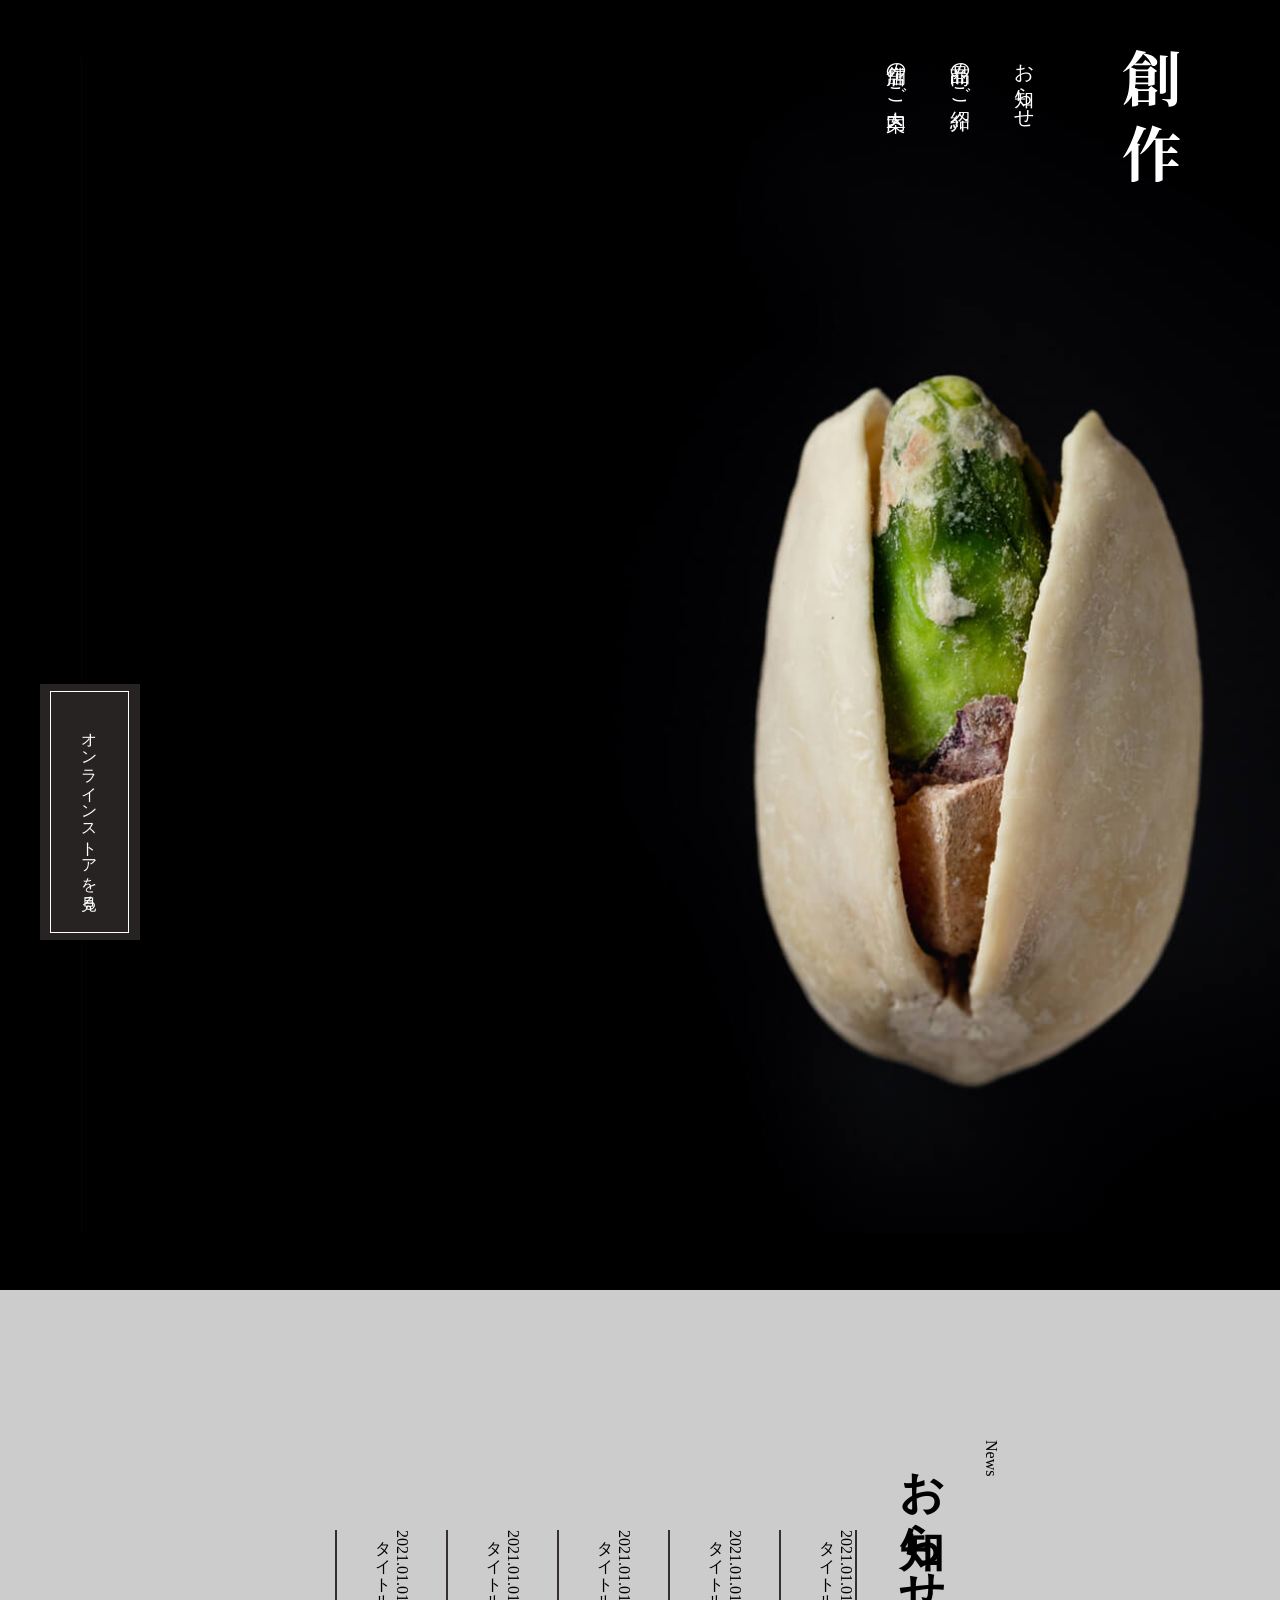
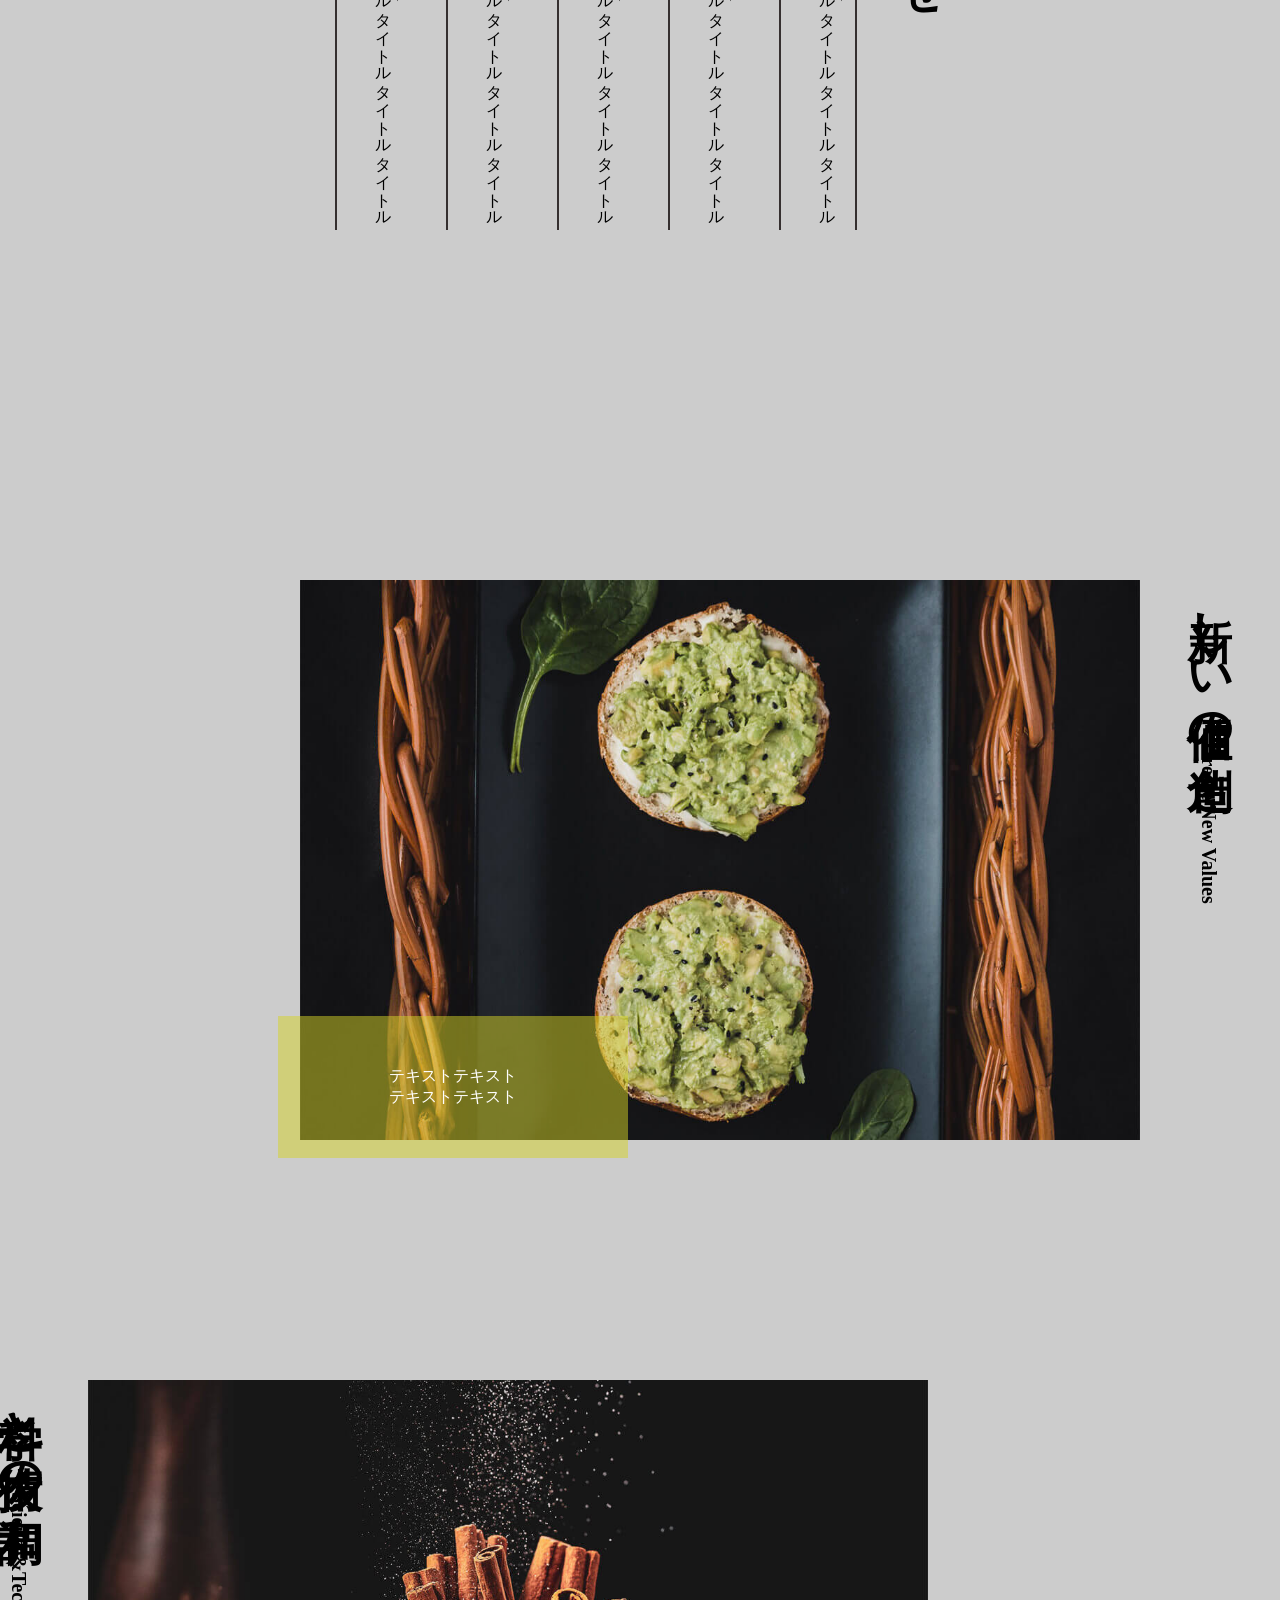
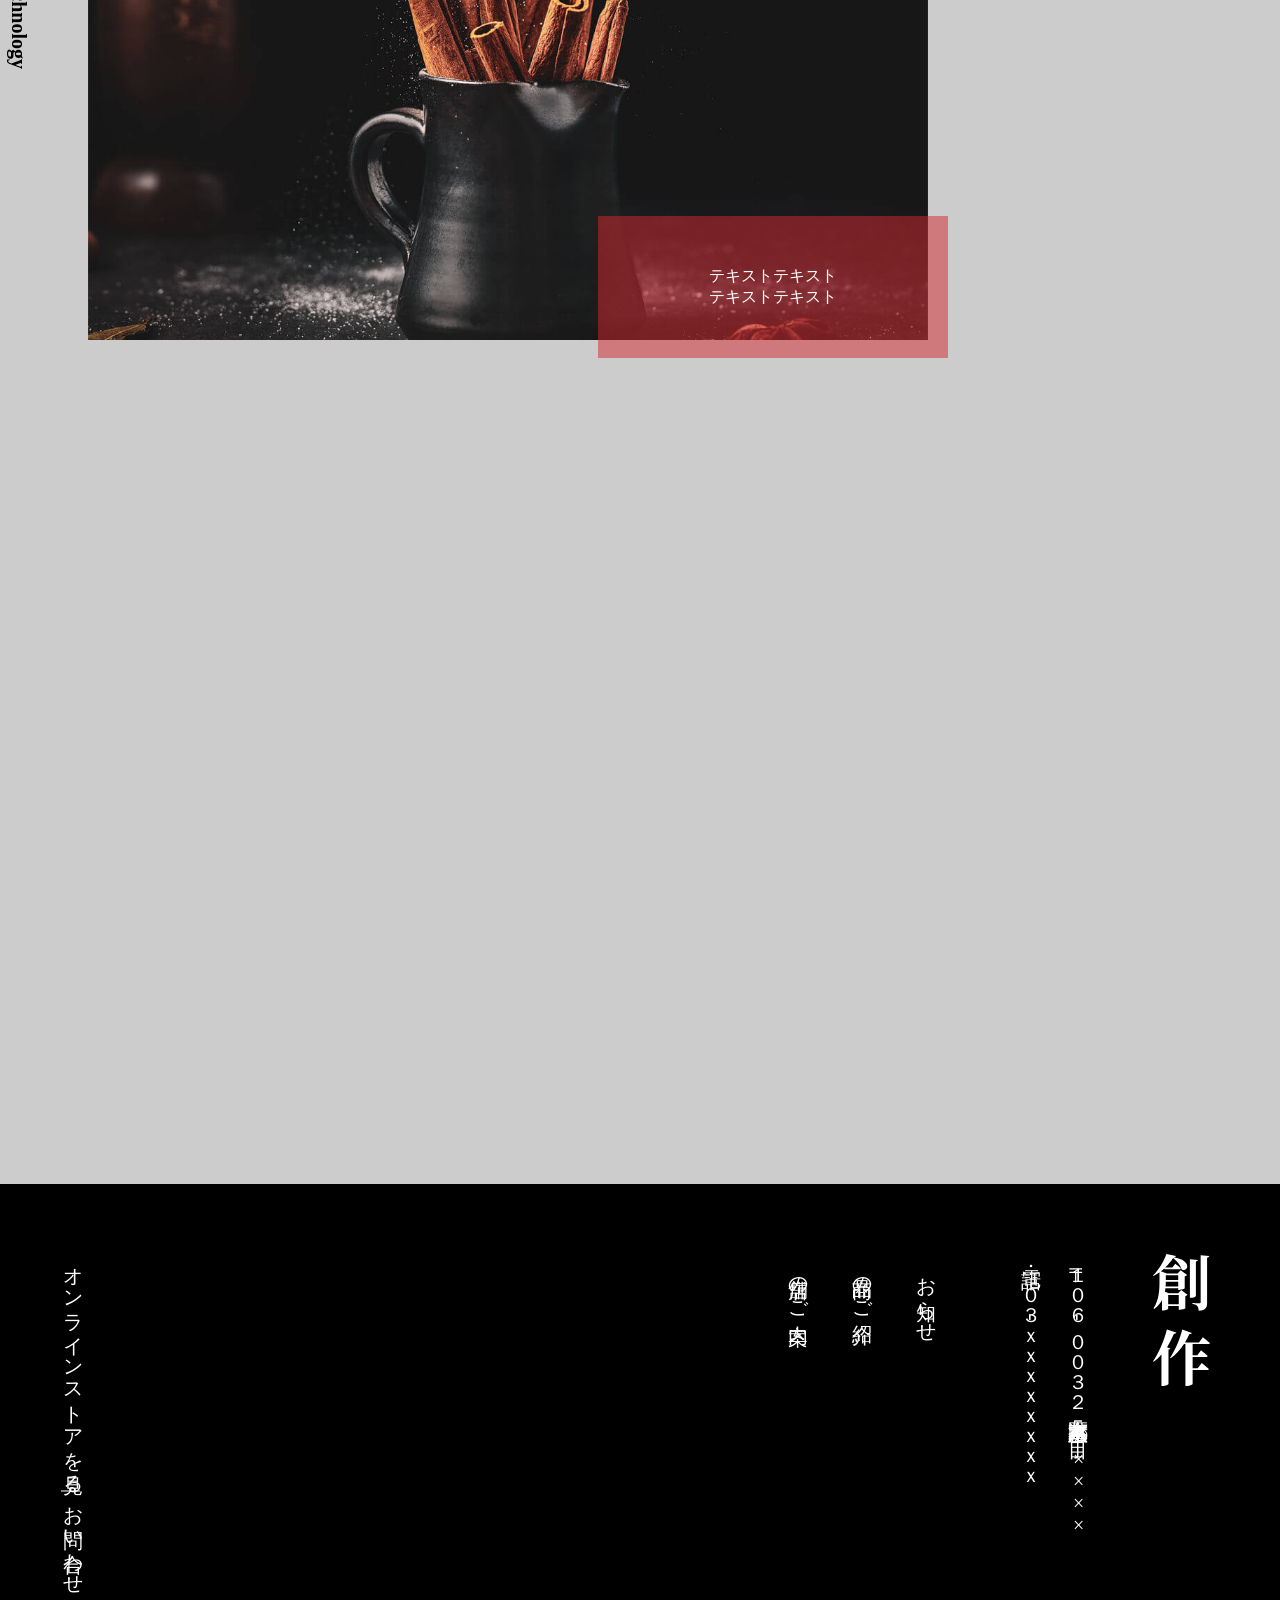
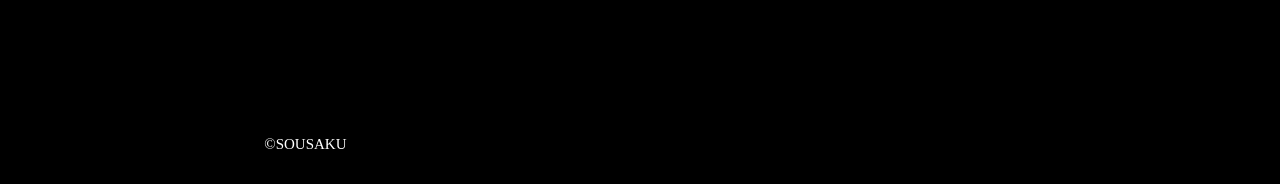
<file: index.html>
<!DOCTYPE html>
<html lang="en">

<head>
    <meta charset="UTF-8">
    <meta name="viewport" content="width=device-width, initial-scale=1.0">
    <link rel="stylesheet" href="./style.css">
    <link rel="preconnect" href="https://fonts.googleapis.com">
    <link rel="preconnect" href="https://fonts.gstatic.com" crossorigin>
    <link href="https://fonts.googleapis.com/css2?family=Noto+Serif+JP:wght@200..900&display=swap" rel="stylesheet">
    <title>創作</title>
</head>

<body>
    <header>
        <img src="./logo.svg">
        <ul class="guide">
            <li>お知らせ</li>
            <li>商品のご紹介</li>
            <li>店舗のご案内</li>
        </ul>
        <div class="ur">
            <p><a href="#">オンラインストアを見る</a></p>
        </div>
    </header>
    <main>
        <div class="in">
            <div class="news">
                <p>News</p>
                <h1>お知らせ</h1>
                <p class="bor fast">2021.01.01<br>
                タイトルタイトルタイトルタイトル</p>
                <p class="bor">2021.01.01<br>
                タイトルタイトルタイトルタイトル</p>
                <p class="bor">2021.01.01<br>
                タイトルタイトルタイトルタイトル</p>
                <p class="bor borpcnews">2021.01.01<br>
                タイトルタイトルタイトルタイトル</p>
                <p class="bor borpcnews">2021.01.01<br>
                タイトルタイトルタイトルタイトル</p>
            </div>

            <div class="menu">
                <div class="val">
                    <h2>新しい価値の創造<p>Create New Values</p></h2>
                    <img src="./products1.jpg">
                    <p class="text">テキストテキスト<br>テキストテキスト</p>
                </div>
            

            <div class="tec">
                <img src="./products2.jpg">
                <p class="text">テキストテキスト<br>テキストテキスト</p>
                <h2>科学と技術の調和<p>Science&Technology</p></h2>
            </div>
            </div>
        </div>


        <iframe
            src="https://www.google.com/maps/embed?pb=!1m18!1m12!1m3!1d3241.6829827378974!2d139.7324808117305!3d35.6601814810151!2m3!1f0!2f0!3f0!3m2!1i1024!2i768!4f13.1!3m3!1m2!1s0x60188b9c2ef8e6c3%3A0xff8de5eeddcd1e17!2z44CSMTA2LTAwMzIg5p2x5Lqs6YO95riv5Yy65YWt5pys5pyo77yV5LiB55uu!5e0!3m2!1sja!2sjp!4v1787968814763!5m2!1sja!2sjp"
            width="100%" height="600" style="border:0;" allowfullscreen="" loading="lazy"
            referrerpolicy="strict-origin-when-cross-origin"></iframe>

    </main>
    <footer>
        <div class="foot">
            <img src="./logo.svg">
            <div class="address">
            <p>〒１０６-００３２ 東京都港区六本木５丁目×××××</p>
            <p>電話：０３-ｘｘｘｘｘｘｘｘ</p>
            </div>
            <ul class="guide">
                <li>お知らせ</li>
                <li>商品のご紹介</li>
                <li>店舗のご案内</li>
            </ul>

            <div class="store">
                <p><a href="#">オンラインストアを見る </a>|</p>
                <p><a href="#"> お問い合わせ</a></p>
            </div>
        </div>

        <p class="copy">&copy;SOUSAKU</p>

    </footer>
</body>

</html>
</file>
<file: style.css>
html,body {
    margin: 0;
    padding: 0;
}

body{
    background-color: #ccc;
}

header {
    background-image:url(./mainvisual-pc.jpg);
    background-size: cover;
    height: 1290px;
    width: 100%;
    color: #fff;
    writing-mode: vertical-rl;
}

header img {
    padding: 50px;
    margin-right: 50px;
}

header a {
    padding: 30px;
    background-color: #272323;
    border: 1px solid #fff;
}

header .online {
    padding: 50px;
    margin: 40px;
    border-color: #352f2f;
    writing-mode: vertical-rl;
}

li {
    list-style: none;
    line-height: 4rem;
}

.guide li {
    font-size: 20px;
    margin-top: 10px;
}

h1 {
    font-size: 45px;
}

.bor {
    margin-top: 90px;
}


.ur {
    position: absolute;
    left: 40px;
    bottom: -40px;
    width: 100px;
    height: 256px;
    background: #272323;
    text-align: center;
    line-height: 69px;
}


main .news {
    writing-mode: vertical-rl;
    margin: 150px 0 350px 0px;
}

main .val {
    writing-mode: vertical-rl;
    position: relative;
}

main .tec {
    writing-mode: vertical-rl;
    margin-left: -350px;
    position: relative;
}

main img {
    height: 70%;
}

.bor::after {
    display: block;
    height: 300px;
    width: 2px;
    background-color: #352f2f;
    content: "";
    margin-left: 35px;
    margin-right: 35px;
}

.fast::before{
    display: block;
    height: 300px;
    width: 2px;
    background-color: #352f2f;
    content: "";
    margin-right: 35px;
}


.text {
    writing-mode: horizontal-tb;
    position: absolute;
    color: #fff;
}

.val .text {
    top: 420px;
    left: -22px;
    background-color: rgba(214, 211, 40, 0.5);
    padding: 50px;
    width: 250px;
    text-align: center;
}

.tec .text {
    top: 420px;
    right: -20px;
    background-color: rgba(214, 40, 49, 0.5);
    padding: 50px;
    width: 250px;
    text-align: center;
}


.in {
    width: 100%;
    margin: 0 auto;
}

.news,.menu {
    padding-left: 300px;
}


h2 {
    display: flex;
    font-size: 45px;
}

h2 p {
    font-size: 20px;
    margin-top: 10px;
}

footer {
    writing-mode: vertical-rl;
    height: 600px;
    width: 100%;
    background-color: black;
    color: #fff;
    margin-bottom: 0;
    padding-bottom: 0;
}

.foot {
    margin-top: 70px;
    margin-right: 70px;
    font-size: 20px;
}

footer .guide {
    margin-top: -40px;
}

.store {
    writing-mode: vertical-rl;
    position: absolute;
    left: 40px;
    height: 420px;
    display: flex;
}

a {
    color: #fff;
    text-decoration: none;
}

.address {
    margin-right: 60px;
    margin-left: 60px;
}

footer .copy {
    writing-mode: horizontal-tb;
    margin: 552px 70% 0 0;
    font-size: 15px;
}

/*-------------------------------------------------------------
スマホ
-----------------------------------------*/
@media screen and (max-width: 768px) {
    header {
    background-image:url(./mainvisual-sp.jpg);
    background-size: inherit;
    height: 900px;
    width: 100%;
    background-position-x: center;
}

header img {
    padding: 10px;
    margin-right: 10px;
    width: 45px;
    height: 130px;
}

main {
    overflow: hidden;
}

main .news {
   margin:0 auto;
}

.guide li {
    font-size: 17px;
    margin-top: 0;
    line-height: 50px;
}

main img {
    height: 25%;
}


h2 {
    font-size: 20px;
    margin-top: -20px;
    writing-mode: vertical-rl;
}

h2 p {
    display: none;
}

.in {
    width: 100%;
    margin: 0 auto;
}

.bor::after {
    margin-left: 15px;
    margin-right: 15px;
}

.fast::before {
    margin-right: 15px;
}

.borpcnews {
    display: none;
}

.news {
    padding: 100px 0;
}

.news p {
    margin-top: 20px;
}

.news,.menu {
    padding-left: 20px;
}

h1 {
    font-size: 25px;
}

.val .text {
    top: 106px;
        left: -44px;
        background-color: rgba(214, 211, 40, 0.5);
        padding: 27px;
        width: 144px;
        text-align: center;
}

.tec .text {
    top: 105px;
        right: -26px;
        background-color: rgba(214, 40, 49, 0.5);
        padding: 26px;
        width: 150px;
        text-align: center;
}

main .tec {
    writing-mode: vertical-rl;
    margin-left: 0;
    position: relative;
}

.bor {
    margin-top: 0;
}

.val img,.tec img {
    width: 300px;
    height: 200px;
    margin-bottom: 60px;
}

.foot {
    margin-top: 40px;
    margin-right: 10px;
}

.foot img {
    height: auto;
    width: 46px;
}

footer {
    height: 500px;
    width: 100%;
}

.foot p {
    font-size: 15px;
}

.address {
    line-height: 2px;
    margin-right: 35px;
    margin-left: 35px;
}

.store {
    left: 10px;
}

}
</file>
